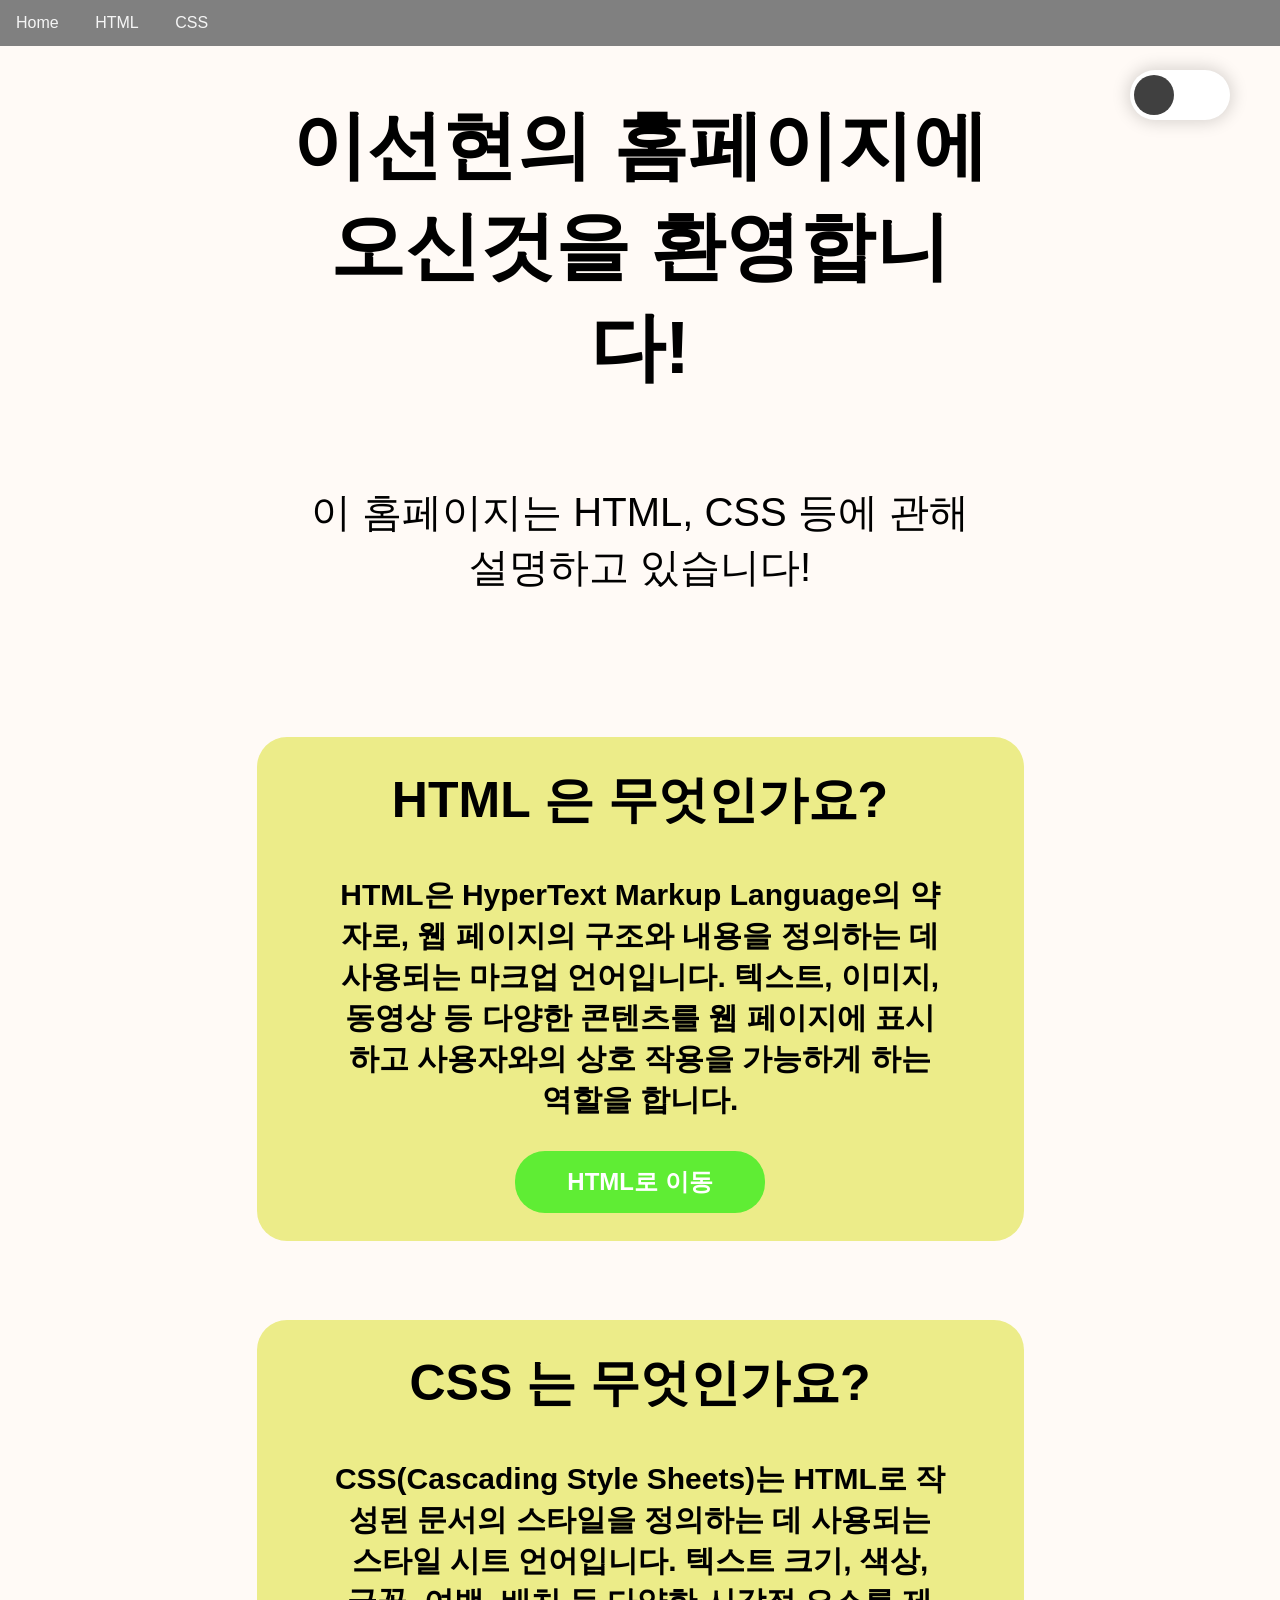
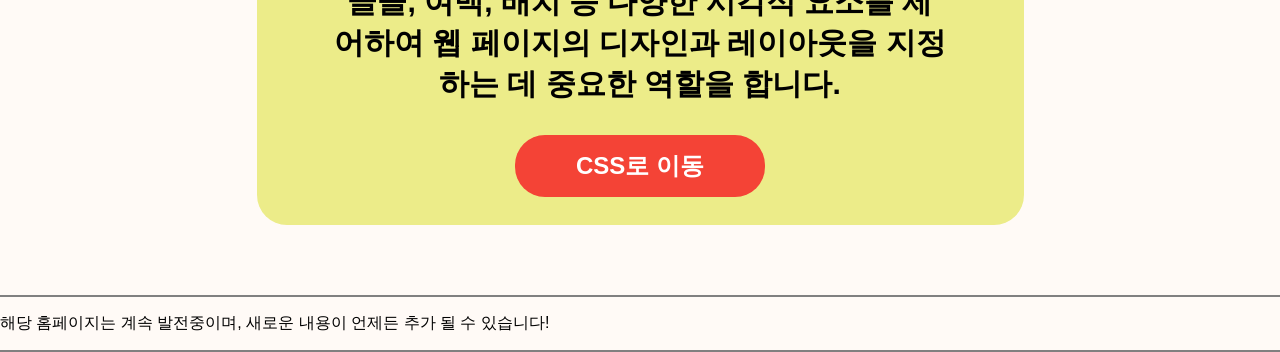
<file: index.html>
<!DOCTYPE html>
<html lang="ko">
<head>
  <meta charset="UTF-8">
  <meta name="viewport" content="width=device-width, initial-scale=1.0">
  <title>이선현의 페이지</title>
  <link rel="stylesheet" id="stylesheet" href="./CSS/main_style.css">
  <link rel="stylesheet" href="./CSS/toggle.css">
</head>
<body>
    <input type="checkbox" id="toggle" hidden> 
    <label for="toggle" class="toggleSwitch">
        <span class="toggleButton"></span>
    </label>
    <ul>
        <li>
            <a class="active" href="https://blue7081.github.io/re_web_task/">Home</a>
        </li>
        <li class="dropdown">
            <li> <a href="./html/learnHTML.html">HTML</a> </li>
            <li> <a href="./html/learnCSS.html">CSS</a> </li>
        </li>
    </ul>
    <div class="content">
        <div>
            <h1 class ="element" id="main"> 이선현의 홈페이지에 <br>오신것을 환영합니다!<br><br></h1>
            <p style="padding-bottom: 100px" class= "element delay-05s" id="main"> 이 홈페이지는 HTML, CSS 등에 관해 설명하고 있습니다! </p>
        </div>
        <div class = "element delay-10s exhtml">
            <h2 class = "exhtml"> HTML 은 무엇인가요? <h2>
                <p class = "exhtml"> HTML은 HyperText Markup Language의 약자로, 웹 페이지의 구조와 내용을 정의하는 데 사용되는 마크업 언어입니다. 텍스트, 이미지, 동영상 등 다양한 콘텐츠를 웹 페이지에 표시하고 사용자와의 상호 작용을 가능하게 하는 역할을 합니다. </p>
                <a href="./html/learnHTML.html" class="button buttonH">HTML로 이동</a>
                <br>
                        </div>
            <br>
            <div class = "element delay-15s excss">
                <h2 class = "excss"> CSS 는 무엇인가요? <h2>
                    <p class = "excss"> CSS(Cascading Style Sheets)는 HTML로 작성된 문서의 스타일을 정의하는 데 사용되는 스타일 시트 언어입니다. 텍스트 크기, 색상, 글꼴, 여백, 배치 등 다양한 시각적 요소를 제어하여 웹 페이지의 디자인과 레이아웃을 지정하는 데 중요한 역할을 합니다. </p>
                    <a href="./html/learnCSS.html" class="button buttonC">CSS로 이동</a>
                    <br>
                </div>
        </div>
    </div>
    <footer> <p> 해당 홈페이지는 계속 발전중이며, 새로운 내용이 언제든 추가 될 수 있습니다! </p> <footer>
    <script src="./JS/main_script.js"></script>
</body>
</html>
</file>
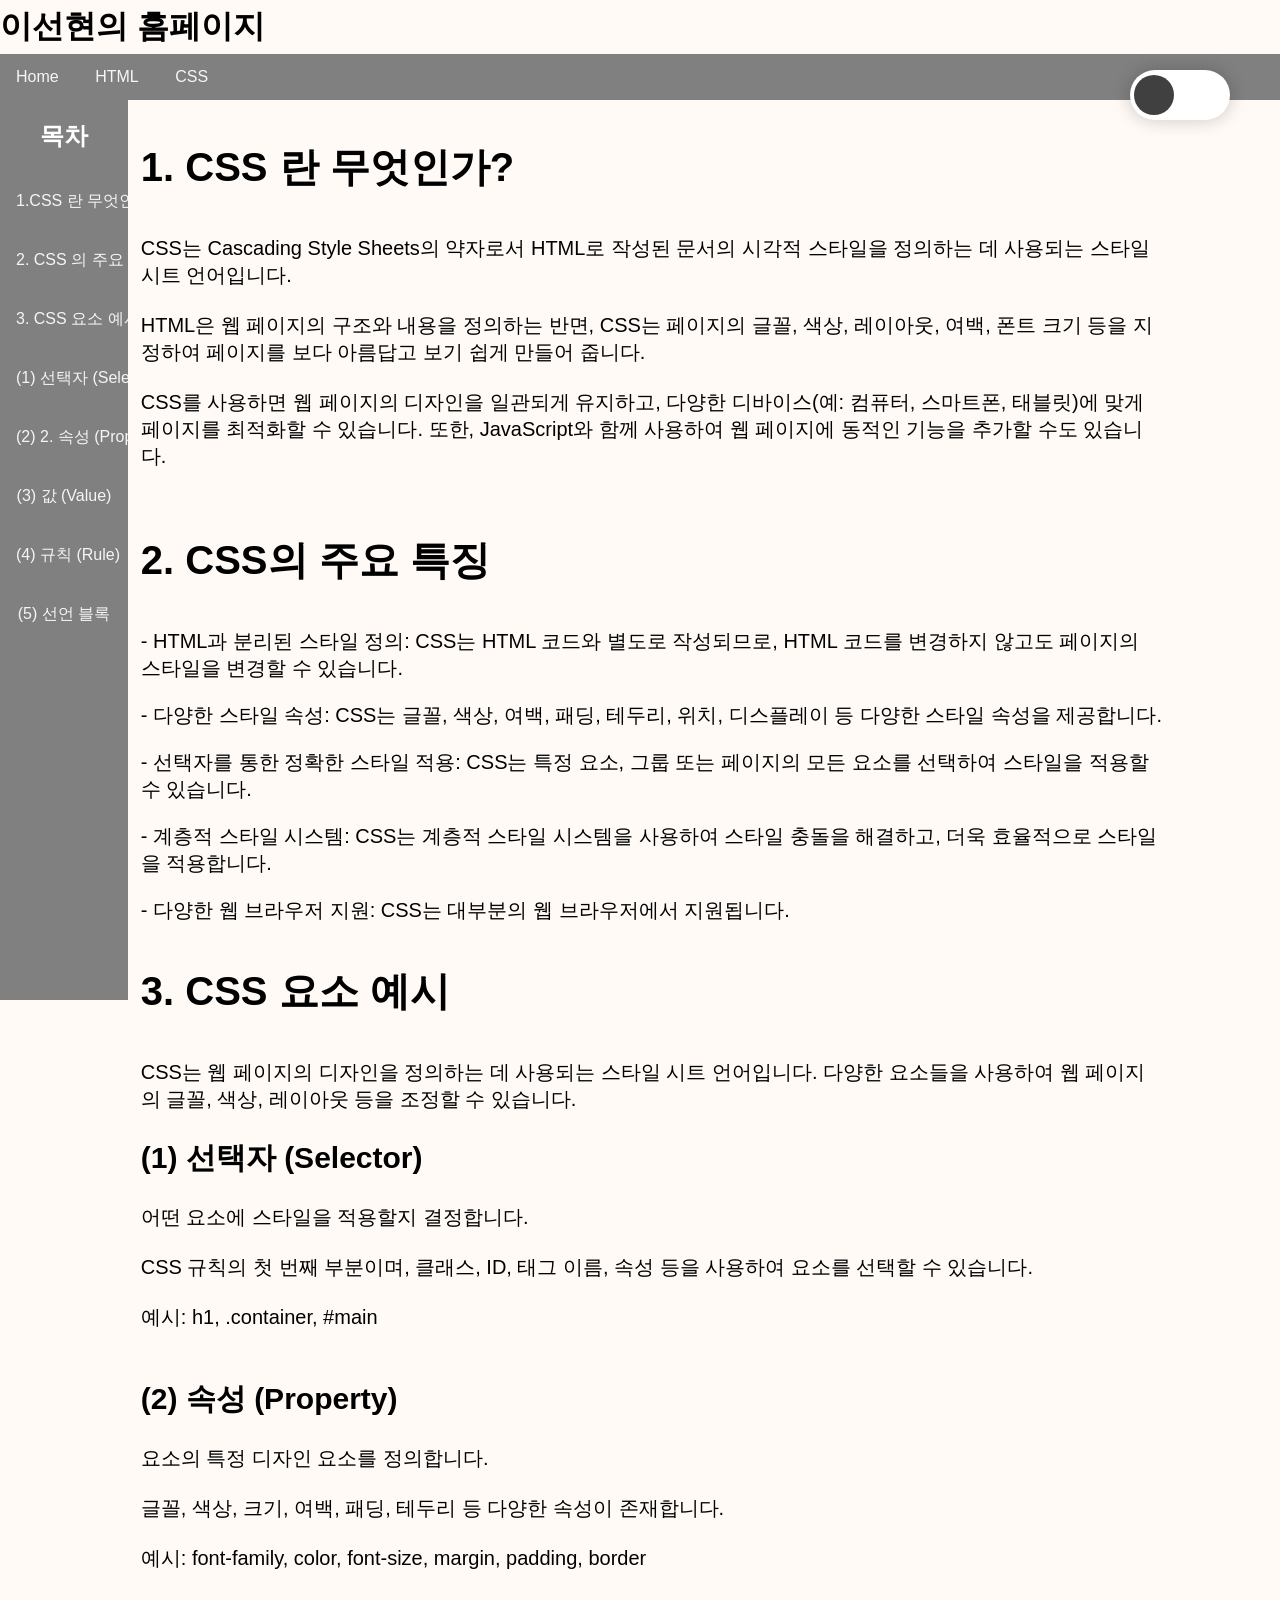
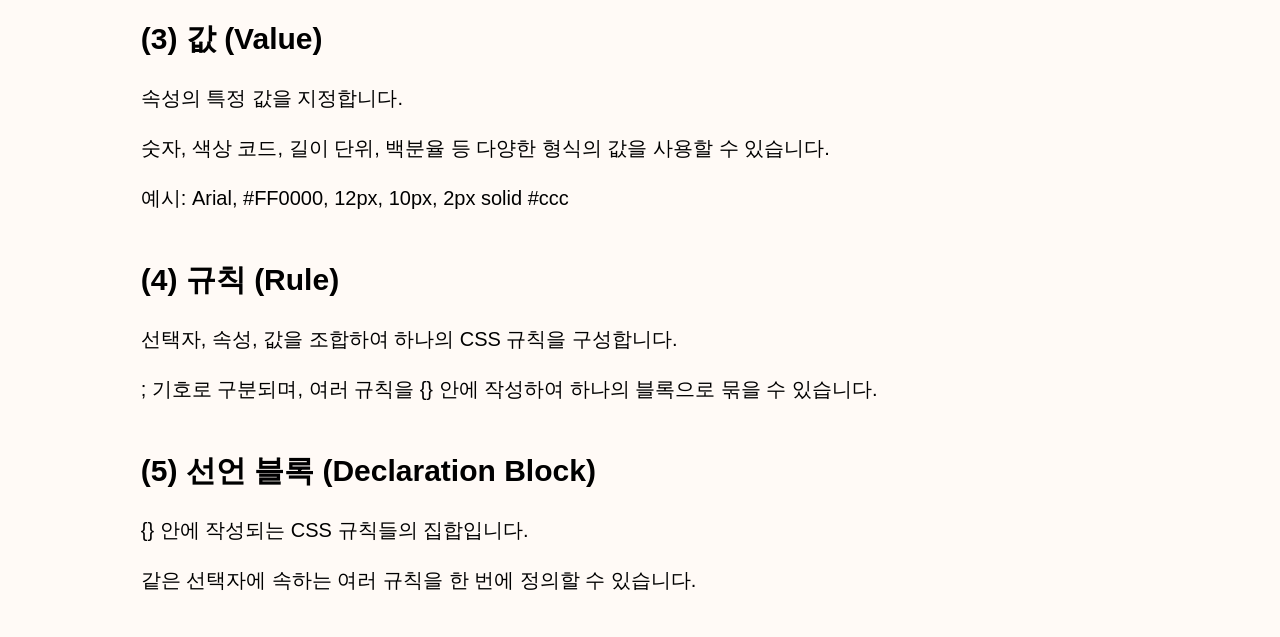
<file: html/learnCSS.html>
<!DOCTYPE html>
<html lang="en">
<head>
    <meta charset="UTF-8">
    <meta name="viewport" content="width=device-width, initial-scale=1.0">
    <title>Learn CSS!</title>
    <link rel="stylesheet" id="stylesheet" href="../CSS/element_style.css">
    <link rel="stylesheet" href="../CSS/toggle.css">
</head>
<body>
    <input type="checkbox" id="toggle" hidden> 
    <label for="toggle" class="toggleSwitch">
        <span class="toggleButton"></span>
    </label>
   <header> <h1 class="toptitle"> 이선현의 홈페이지 </h1>
        <ul>
            <li>
                <a class="active" href="https://blue7081.github.io/re_web_task/">Home</a>
            </li>
            <li class="dropdown">
                <li> <a href="./learnHTML.html">HTML</a> </li>
                <li> <a href="./learnCSS.html">CSS</a> </li>
            </li>
        </ul>
   </header>
   <aside class="list">
    <h2 style="color : white">목차</h2>
        <ul>
      <li><a href="#section1">1.CSS 란 무엇인가?</a></li>
      <li><a href="#section2">2. CSS 의 주요 특징</a></li>
      <li><a href="#section3">3. CSS 요소 예시</a></li>
      <li><a href="#section3_1">(1) 선택자 (Selector) </a></li>
      <li><span><a href="#section3_2">(2) 2. 속성 (Property) </a></span></li>
      <li><a href="#section3_3">(3) 값 (Value) </a></li>
      <li><a href="#section3_4">(4)  규칙 (Rule) </a></li>
      <li><a href="#section3_5">(5) 선언 블록 </a></li>
    </ul>
  </aside>
  <article class = "maintext">
    <section id ="section1">
    <h1 class = "mainhead">1. CSS 란 무엇인가? </h1>
    <p class ="maintext">
        CSS는 Cascading Style Sheets의 약자로서 HTML로 작성된 문서의 시각적 스타일을 정의하는 데 사용되는 스타일 시트 언어입니다.<br><br>
        HTML은 웹 페이지의 구조와 내용을 정의하는 반면, CSS는 페이지의 글꼴, 색상, 레이아웃, 여백, 폰트 크기 등을 지정하여 페이지를 보다 아름답고 보기 쉽게 만들어 줍니다.<br><br>
        CSS를 사용하면 웹 페이지의 디자인을 일관되게 유지하고, 다양한 디바이스(예: 컴퓨터, 스마트폰, 태블릿)에 맞게 페이지를 최적화할 수 있습니다. 또한, JavaScript와 함께 사용하여 웹 페이지에 동적인 기능을 추가할 수도 있습니다.<br><br>
    </p>
    </section>
    <section id ="section2">
        <h1 class = "mainhead">2. CSS의 주요 특징 </h1>
        <p class ="maintext">
            - HTML과 분리된 스타일 정의: CSS는 HTML 코드와 별도로 작성되므로, HTML 코드를 변경하지 않고도 페이지의 스타일을 변경할 수 있습니다.
        </p>
        <p class ="maintext">
            - 다양한 스타일 속성: CSS는 글꼴, 색상, 여백, 패딩, 테두리, 위치, 디스플레이 등 다양한 스타일 속성을 제공합니다.
        </p>
        <p class ="maintext">
            - 선택자를 통한 정확한 스타일 적용: CSS는 특정 요소, 그룹 또는 페이지의 모든 요소를 선택하여 스타일을 적용할 수 있습니다.
        </p>
        <p class ="maintext">
            - 계층적 스타일 시스템: CSS는 계층적 스타일 시스템을 사용하여 스타일 충돌을 해결하고, 더욱 효율적으로 스타일을 적용합니다.
        </p>
        <p class ="maintext">
            - 다양한 웹 브라우저 지원: CSS는 대부분의 웹 브라우저에서 지원됩니다.
        </p>
        </section>
        <section id ="section3">
            <h1 class = "mainhead">3. CSS 요소 예시 </h1>
            <p class ="maintext">
                CSS는 웹 페이지의 디자인을 정의하는 데 사용되는 스타일 시트 언어입니다. 다양한 요소들을 사용하여 웹 페이지의 글꼴, 색상, 레이아웃 등을 조정할 수 있습니다.
        </p>
        </section>
        <section id ="section3_1">
            <h2 class = "mainhead">(1) 선택자 (Selector) </h2>
            <p class ="maintext">
                어떤 요소에 스타일을 적용할지 결정합니다. <br><br>
                CSS 규칙의 첫 번째 부분이며, 클래스, ID, 태그 이름, 속성 등을 사용하여 요소를 선택할 수 있습니다.<br><br>
                예시: h1, .container, #main<br><br>
        </p>
        </section>
        <section id ="section3_2">
            <h2 class = "mainhead">(2) 속성 (Property) </h2>
            <p class ="maintext">
                요소의 특정 디자인 요소를 정의합니다.<br><br>
                글꼴, 색상, 크기, 여백, 패딩, 테두리 등 다양한 속성이 존재합니다.<br><br>
                예시: font-family, color, font-size, margin, padding, border<br><br>
        </p>
        </section>
        <section id ="section3_3">
            <h2 class = "mainhead">(3)  값 (Value) </h2>
            <p class ="maintext">
                속성의 특정 값을 지정합니다.<br><br>
                숫자, 색상 코드, 길이 단위, 백분율 등 다양한 형식의 값을 사용할 수 있습니다.<br><br>
                예시: Arial, #FF0000, 12px, 10px, 2px solid #ccc<br><br>
        </p>
        </section>
        <section id ="section3_4">
            <h2 class = "mainhead">(4) 규칙 (Rule) </h2>
            <p class ="maintext">
                선택자, 속성, 값을 조합하여 하나의 CSS 규칙을 구성합니다.<br><br>
                ; 기호로 구분되며, 여러 규칙을 {} 안에 작성하여 하나의 블록으로 묶을 수 있습니다.<br><br>
        </p>
        </section>
        <section id ="section3_5">
            <h2 class = "mainhead">(5) 선언 블록 (Declaration Block) </h2>
            <p class ="maintext">
                {} 안에 작성되는 CSS 규칙들의 집합입니다.<br><br>
                같은 선택자에 속하는 여러 규칙을 한 번에 정의할 수 있습니다.<br><br>
        </p>
        </section>
  </article>
  <script src="../JS/element_script.js"></script>
</body>
</html>
</file>
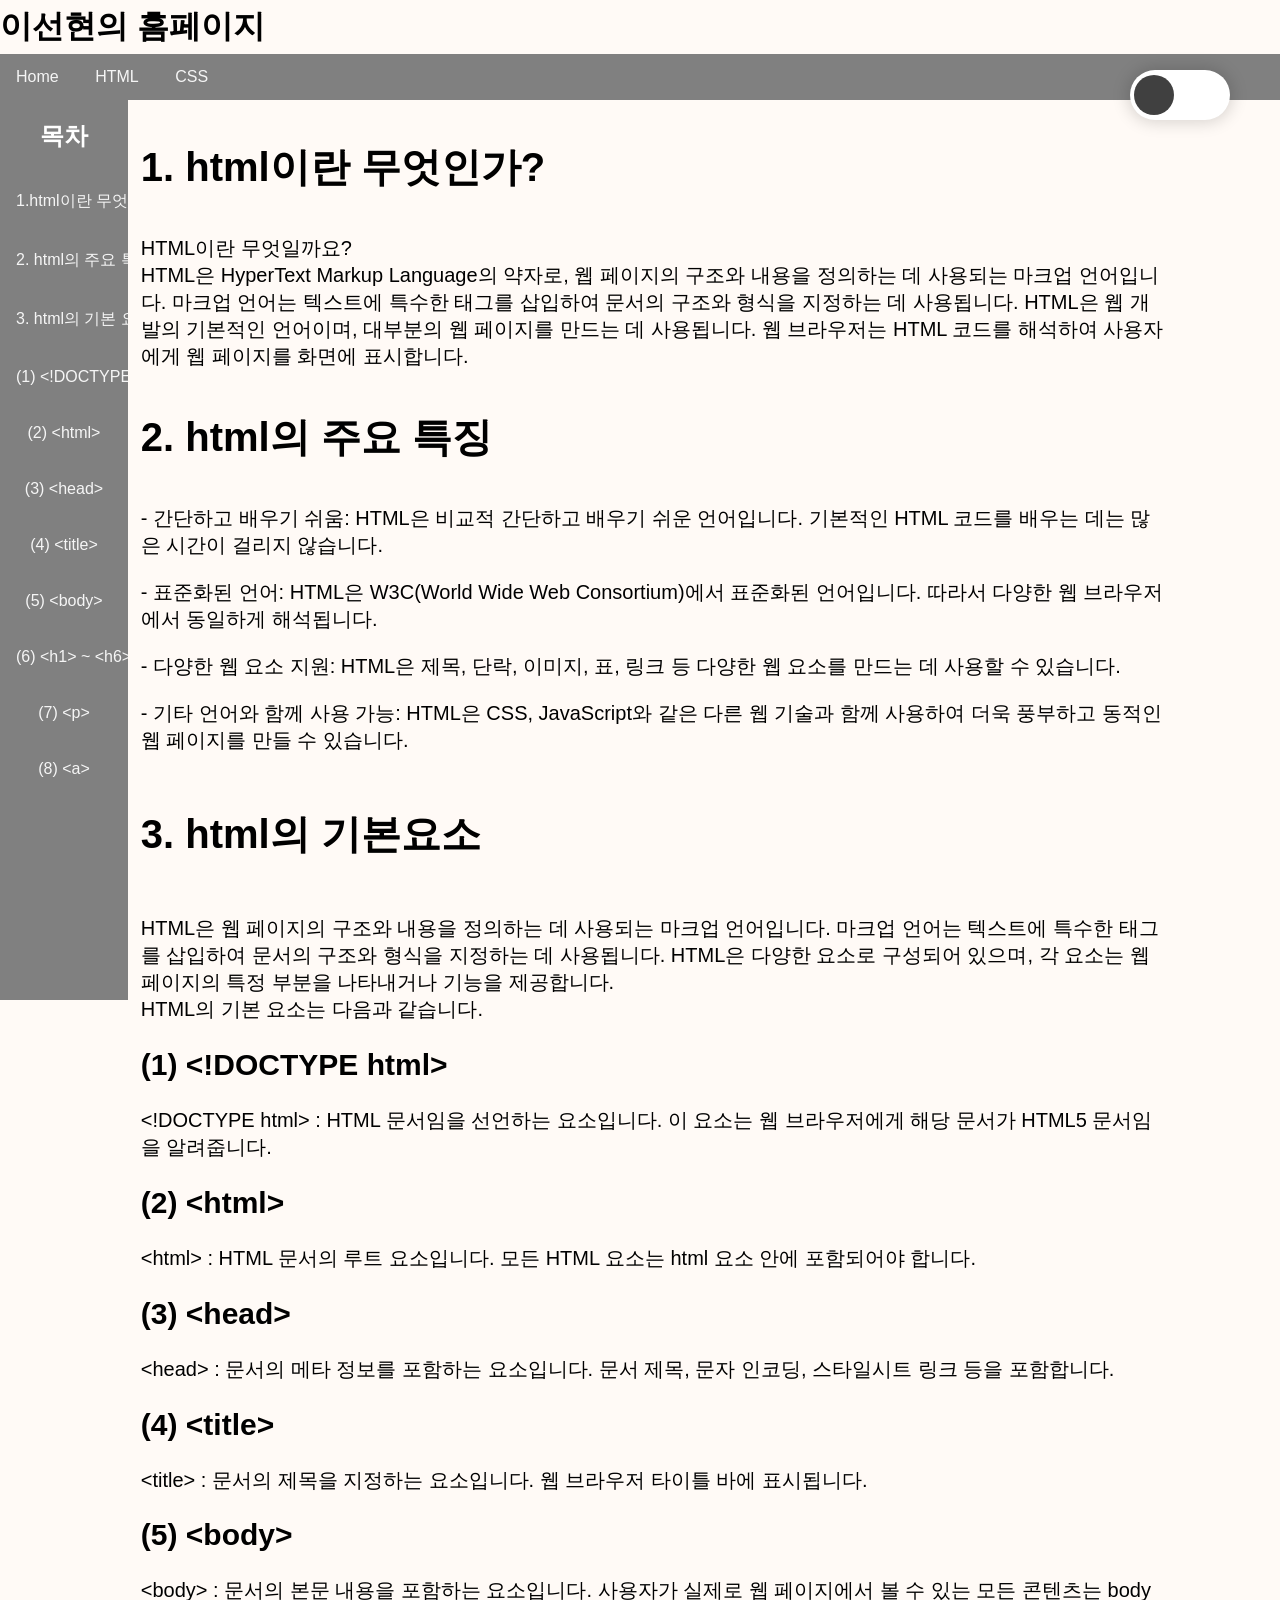
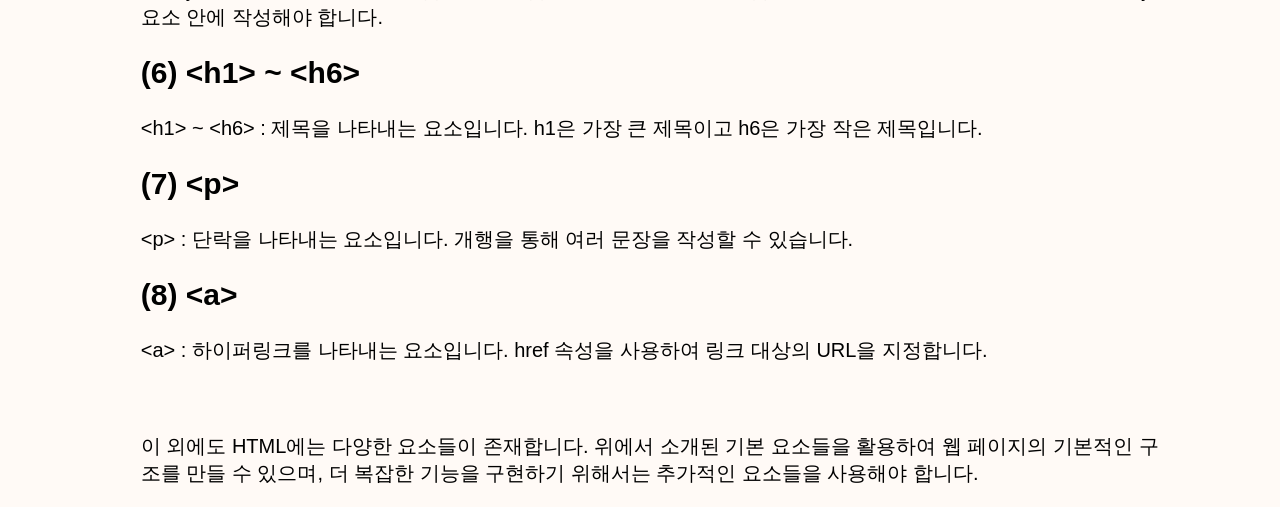
<file: html/learnHTML.html>
<!DOCTYPE html>
<html lang="en">
<head>
    <meta charset="UTF-8">
    <meta name="viewport" content="width=device-width, initial-scale=1.0">
    <title>Learn HTML!</title>
    <link rel="stylesheet" id="stylesheet" href="../CSS/element_style.css">
    <link rel="stylesheet" href="../CSS/toggle.css">
</head>
<body>
    <input type="checkbox" id="toggle" hidden> 
    <label for="toggle" class="toggleSwitch">
        <span class="toggleButton"></span>
    </label>
   <header> <h1 class="toptitle"> 이선현의 홈페이지 </h1>
        <ul>
            <li>
                <a class="active" href="https://blue7081.github.io/re_web_task/">Home</a>
            </li>
            <li class="dropdown">
                <li> <a href="./learnHTML.html">HTML</a> </li>
                <li> <a href="./learnCSS.html">CSS</a> </li>
            </li>
        </ul>
   </header>
   <aside class="list">
    <h2 style="color : white">목차</h2>
        <ul>
      <li><a href="#section1">1.html이란 무엇인가?</a></li>
      <li><a href="#section2">2. html의 주요 특징</a></li>
      <li><a href="#section3">3. html의 기본 요소</a></li>
      <li><a href="#section3_1">(1) &lt;!DOCTYPE html&gt; </a></li>
      <li><span><a href="#section3_2">(2) &lt;html&gt; </a></span></li>
      <li><a href="#section3_3">(3) &lt;head&gt; </a></li>
      <li><a href="#section3_4">(4) &lt;title&gt; </a></li>
      <li><a href="#section3_5">(5) &lt;body&gt; </a></li>
      <li><a href="#section3_6">(6) &lt;h1&gt; ~ &lt;h6&gt; </a></li>
      <li><a href="#section3_7">(7) &lt;p&gt; </a></li>
      <li><a href="#section3_8">(8) &lt;a&gt; </a></li>
    </ul>
  </aside>
  <article class = "maintext">
    <section id ="section1">
    <h1 class = "mainhead">1. html이란 무엇인가? </h1>
    <p class ="maintext">
HTML이란 무엇일까요? <br>
HTML은 HyperText Markup Language의 약자로, 웹 페이지의 구조와 내용을 정의하는 데 사용되는 마크업 언어입니다. 마크업 언어는 텍스트에 특수한 태그를 삽입하여 문서의 구조와 형식을 지정하는 데 사용됩니다.
HTML은 웹 개발의 기본적인 언어이며, 대부분의 웹 페이지를 만드는 데 사용됩니다. 웹 브라우저는 HTML 코드를 해석하여 사용자에게 웹 페이지를 화면에 표시합니다.
    </p>
    </section>
    <section id ="section2">
        <h1 class = "mainhead">2. html의 주요 특징 </h1>
        <p class ="maintext">
            - 간단하고 배우기 쉬움: HTML은 비교적 간단하고 배우기 쉬운 언어입니다. 기본적인 HTML 코드를 배우는 데는 많은 시간이 걸리지 않습니다.
        </p>
        <p class ="maintext">
            - 표준화된 언어: HTML은 W3C(World Wide Web Consortium)에서 표준화된 언어입니다. 따라서 다양한 웹 브라우저에서 동일하게 해석됩니다.
        </p>
        <p class ="maintext">
            - 다양한 웹 요소 지원: HTML은 제목, 단락, 이미지, 표, 링크 등 다양한 웹 요소를 만드는 데 사용할 수 있습니다.
        </p>
        <p class ="maintext">
            - 기타 언어와 함께 사용 가능: HTML은 CSS, JavaScript와 같은 다른 웹 기술과 함께 사용하여 더욱 풍부하고 동적인 웹 페이지를 만들 수 있습니다.
        </p>
        <section id ="section3">
            <h1 class = "mainhead">3. html의 기본요소 </h1>
            <p class ="maintext">
        HTML은 웹 페이지의 구조와 내용을 정의하는 데 사용되는 마크업 언어입니다. 마크업 언어는 텍스트에 특수한 태그를 삽입하여 문서의 구조와 형식을 지정하는 데 사용됩니다. HTML은 다양한 요소로 구성되어 있으며, 각 요소는 웹 페이지의 특정 부분을 나타내거나 기능을 제공합니다.<br>
        HTML의 기본 요소는 다음과 같습니다.
        </p>
        </section>
        <section id ="section3_1">
            <h2 class = "mainhead">(1) &lt;!DOCTYPE html&gt; </h2>
            <p class ="maintext">
                &lt;!DOCTYPE html&gt; : HTML 문서임을 선언하는 요소입니다. 이 요소는 웹 브라우저에게 해당 문서가 HTML5 문서임을 알려줍니다.
        </p>
        </section>
        <section id ="section3_2">
            <h2 class = "mainhead">(2) &lt;html&gt; </h2>
            <p class ="maintext">
                &lt;html&gt; :  HTML 문서의 루트 요소입니다. 모든 HTML 요소는 html 요소 안에 포함되어야 합니다.
        </p>
        </section>
        <section id ="section3_3">
            <h2 class = "mainhead">(3) &lt;head&gt; </h2>
            <p class ="maintext">
                &lt;head&gt; :  문서의 메타 정보를 포함하는 요소입니다. 문서 제목, 문자 인코딩, 스타일시트 링크 등을 포함합니다.
        </p>
        </section>
        <section id ="section3_4">
            <h2 class = "mainhead">(4) &lt;title&gt; </h2>
            <p class ="maintext">
                &lt;title&gt; :  문서의 제목을 지정하는 요소입니다. 웹 브라우저 타이틀 바에 표시됩니다.
        </p>
        </section>
        <section id ="section3_5">
            <h2 class = "mainhead">(5) &lt;body&gt; </h2>
            <p class ="maintext">
                &lt;body&gt; :  문서의 본문 내용을 포함하는 요소입니다. 사용자가 실제로 웹 페이지에서 볼 수 있는 모든 콘텐츠는 body 요소 안에 작성해야 합니다.
        </p>
        </section>
    </section>
    <section id ="section3_6">
        <h2 class = "mainhead">(6) &lt;h1&gt; ~ &lt;h6&gt; </h2>
        <p class ="maintext">
            &lt;h1&gt; ~ &lt;h6&gt; :  제목을 나타내는 요소입니다. h1은 가장 큰 제목이고 h6은 가장 작은 제목입니다.
    </p>
    </section>
</section>
<section id ="section3_7">
    <h2 class = "mainhead">(7) &lt;p&gt; </h2>
    <p class ="maintext">
        &lt;p&gt;  :  단락을 나타내는 요소입니다. 개행을 통해 여러 문장을 작성할 수 있습니다.
</p>
</section>
<section id ="section3_8">
    <h2 class = "mainhead">(8) &lt;a&gt; </h2>
    <p class ="maintext">
        &lt;a&gt;  :  하이퍼링크를 나타내는 요소입니다. href 속성을 사용하여 링크 대상의 URL을 지정합니다. <br><br><br><br> 이 외에도 HTML에는 다양한 요소들이 존재합니다. 위에서 소개된 기본 요소들을 활용하여 웹 페이지의 기본적인 구조를 만들 수 있으며, 더 복잡한 기능을 구현하기 위해서는 추가적인 요소들을 사용해야 합니다.
</p>
</section>
  </article>
  <script src="../JS/element_script.js"></script>
</body>
</html>
</file>
<file: CSS/main_style.css>
ul {
  list-style-type: none;
  margin: 0;
  padding: 0;
  overflow: visible;  
  background-color: gray;
  position: sticky;
  top:0px;
  z-index: 10;
}
li {
  display: inline-block;
}
li a, .dropbtn {
  display: inline-block;
  padding: 14px 16px;
  color: whitesmoke;
  text-align: center;
  text-decoration: none;
}
li a:hover, .dropdown:hover .dropbtn {
  background-color: #909090;
}
.dropdown-content {
  display: none; 
  position: absolute; 
  background-color: #f9f9f9;
  min-width: 160px;
  box-shadow: 0px 8px 16px 0px rgba(0,0,0,0.2);
  z-index: 1;
}
.dropdown-content a {
  color: black;
  padding: 12px 16px;
  text-decoration: none;
  display: block; 
  text-align: left;
}
.dropdown-content a:hover {background-color: #f1f1f1;}

.dropdown:hover .dropdown-content {
  display: block;
} /* dropdown part */
.button {
  padding: 15px 25px;
  border-radius: 30px;
  text-align: center;
  text-decoration: none;
  display: inline-block;
  margin : 0 auto;
  display: flex; /* 가로 방향으로 정렬 */
  justify-content: center; /* 가운데 정렬 */
  align-items: center; /* 수직 중앙 정렬 */
  width : 200px;
}
.buttonH
{
  background-color: rgb(95, 237, 52);
  color: white;
}

.buttonC
{
  background-color: #f44336;
  color: white;
}
body {
  margin : 0;
    font-family: sans-serif;
    background-color: rgb(255, 250, 246);
  }
  footer{
    border-top : 2px solid gray;
  }
  .content {
    display: block;
    margin: 30px;
    padding: 20px;
    h1#main{
      width : 60%;
      height: 60%;
      margin : 0 auto;
      text-align: center;
        font-size: 75px;
    }
    p#main{

      font-size: 40px;
      width : 60%;
      height: 60%;
      margin : 0 auto;
      text-align: center;
  }
    div.exhtml
    {
      margin : 0 auto;
      border-radius: 30px;
      width :65%;
      background-color: rgb(236, 236, 137);
    }
    h2.exhtml
    {
      padding-top : 30px;
      text-align: center;
      font-size : 50px;
    }
    p.exhtml
    {
      text-align: center;
      font-size: 30px;
      width : 80%;
      margin : 0 auto;
      padding-bottom : 30px;
    }
    div.excss
    {
      margin : 0 auto;
      border-radius: 30px;
      width :65%;
      background-color: rgb(236, 236, 137);
      z-index: 0;
    }
    h2.excss
    {
      padding-top : 30px;
      text-align: center;
      font-size : 50px;
    }
    p.excss
    {
      text-align: center;
      font-size: 30px;
      width : 80%;
      margin : 0 auto;
      padding-bottom : 30px;
    }

    .element {
      opacity: 0; 
      transform: translateY(2vw);
    }
    .element.animated {
      opacity: 1;
      transform: translateY(0);
      transition: all 0.5s ease-in-out; 
    }
    .element.delay-05s.animated {
      transition-delay: 0.5s;
    }
    .element.delay-10s.animated {
      transition-delay: 1s;
    }
    .element.delay-15s.animated {
      transition-delay: 1.5s;
    }
  }
</file>
<file: CSS/toggle.css>
.toggleSwitch {
    width: 100px;
    height: 50px;
    display: block;
    position: fixed;
    top: 40px;
    right : 20px;
    border-radius: 30px;
    background-color: #fff;
    box-shadow: 0 0 16px 3px rgba(0 0 0 / 15%);
    cursor: pointer;
    margin: 30px;
    z-index: 100;
  }
  .toggleSwitch .toggleButton {
    width: 40px;
    height: 40px;
    position: absolute;
    top: 50%;
    left: 4px;
    transform: translateY(-50%);
    border-radius: 50%;
    background: #404040;
  }
  
  #toggle:checked ~ .toggleSwitch {
    background: #828282;
  }
  
  #toggle:checked ~ .toggleSwitch .toggleButton {
    left: calc(100% - 44px);
    background: #fff;
  }
  
  .toggleSwitch, .toggleButton {
    transition: all 0.2s ease-in;
  }
</file>
<file: CSS/element_style.css>
ul {
    list-style-type: none;
    margin: 0;
    padding: 0;
    overflow: visible;  
    background-color: gray;
    position: sticky;
    top:0px;
    z-index: 10;
  }
  li {
    display: inline-block;
  }
  li a, .dropbtn {
    display: inline-block;
    padding: 14px 16px;
    color: whitesmoke;
    text-align: center;
    text-decoration: none;
  }
  li a:hover, .dropdown:hover .dropbtn {
    background-color: #909090;
  }
  .dropdown-content {
    display: none; 
    position: absolute; 
    background-color: #f9f9f9;
    min-width: 160px;
    box-shadow: 0px 8px 16px 0px rgba(0,0,0,0.2);
    z-index: 1;
  }
  .dropdown-content a {
    color: black;
    padding: 12px 16px;
    text-decoration: none;
    display: block; 
    text-align: left;
  }
  .dropdown-content a:hover {background-color: #f1f1f1;}
  
  .dropdown:hover .dropdown-content {
    display: block;
  } /* dropdown part */
 
  h1.toptitle
  {
    margin-top :5px;
    margin-bottom :5px;
  }
  body {
    margin : 0;
      font-family: sans-serif;
      background-color: rgb(255, 250, 246);
  }
  body::before {
    content: "";
    position: absolute;
    top: 60px;
    left: 0;
    width: 10vw;
    height: 100vh;
    background-color: gray;
    z-index: -10;
  }
  h2.mainhead
  {
    padding-left : 11vw;
    width: 80%;
    font-size : 30px;
  }
  h1.mainhead
  {
    padding-left : 11vw;
    width: 80%;
    font-size : 40px;
  }
  p.maintext
  {
    padding-left : 11vw;
    width: 80%;
    font-size: 20px;
    
  }
  aside.list
  {
    height: 100vh;
    overflow-y: auto; 
    position: fixed;
  }
  .list {
    position: fixed;
    left: 0;
    width: 10vw;
    background-color: gray;
    padding: 0px;
    text-align: center;
  }
  .list ul li {
    width: 100%; 
    margin: 5px 0; 
    white-space: nowrap; 
  }
</file>
